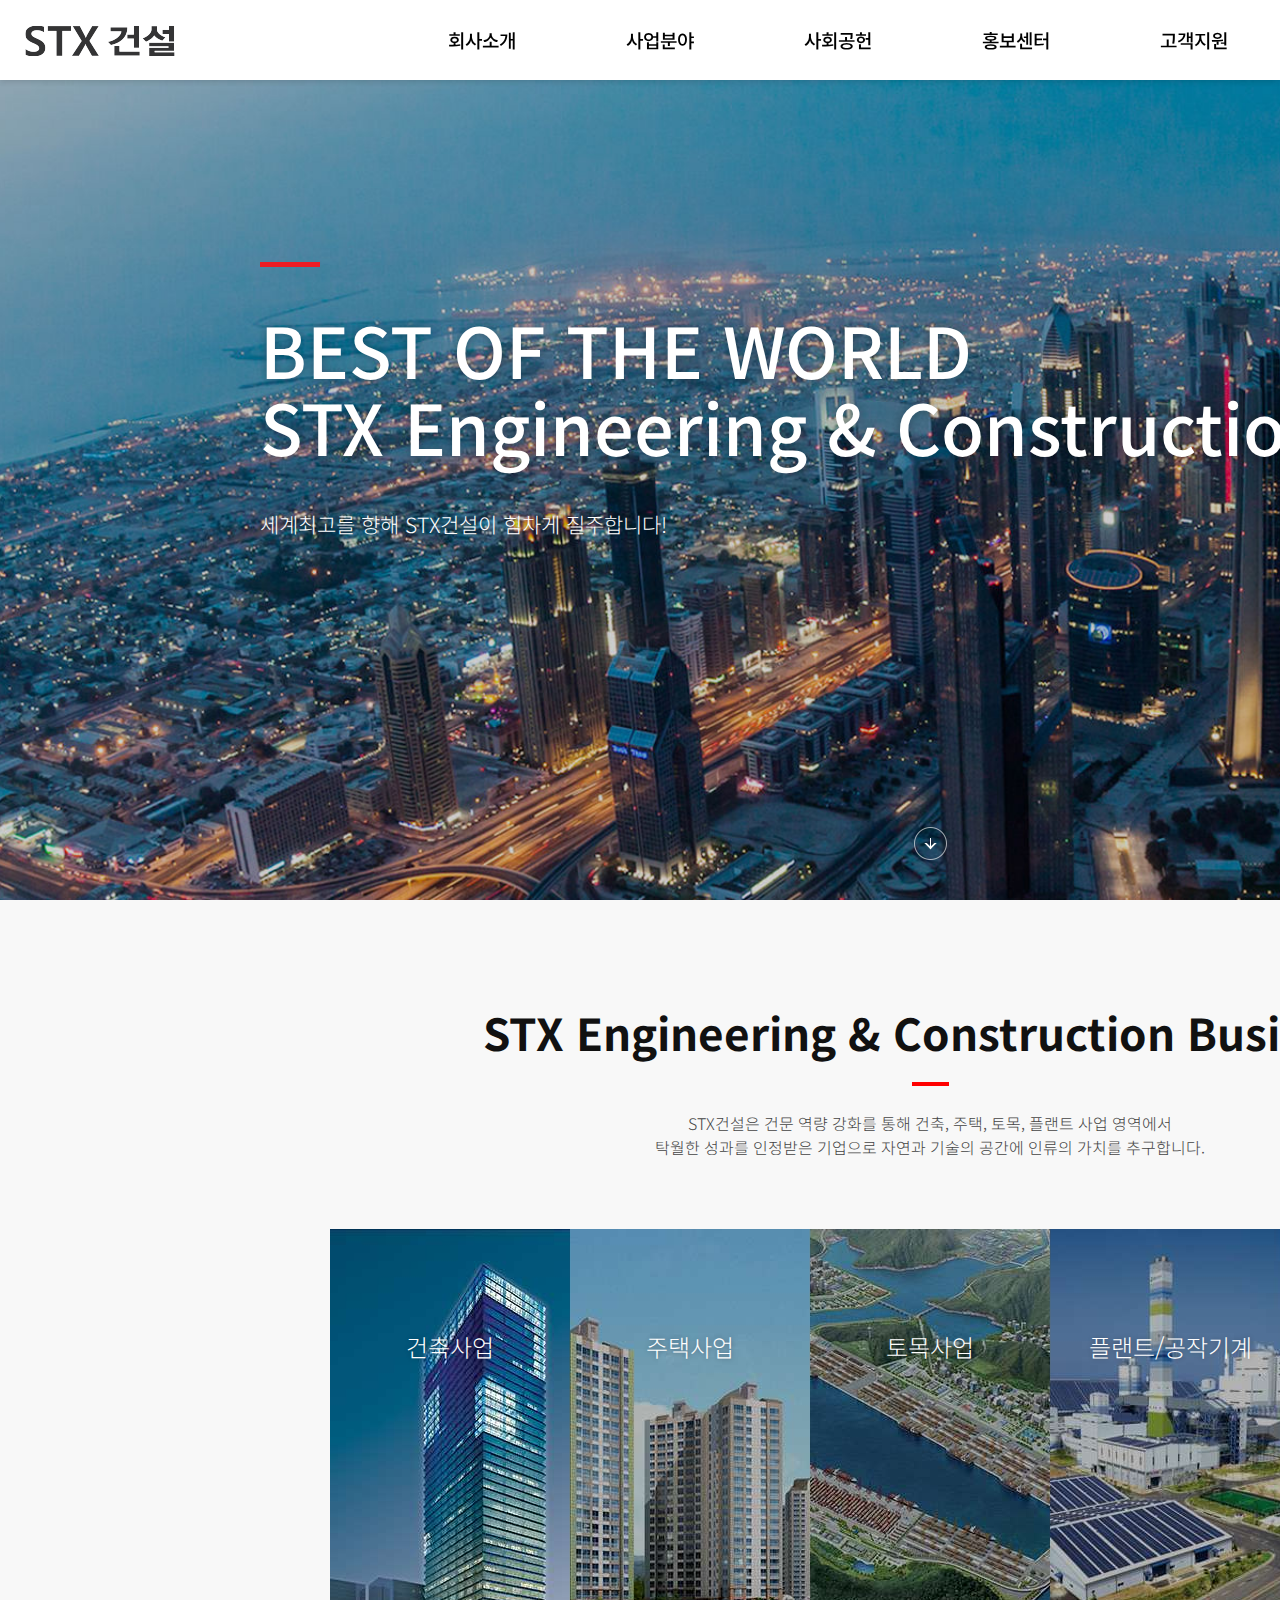
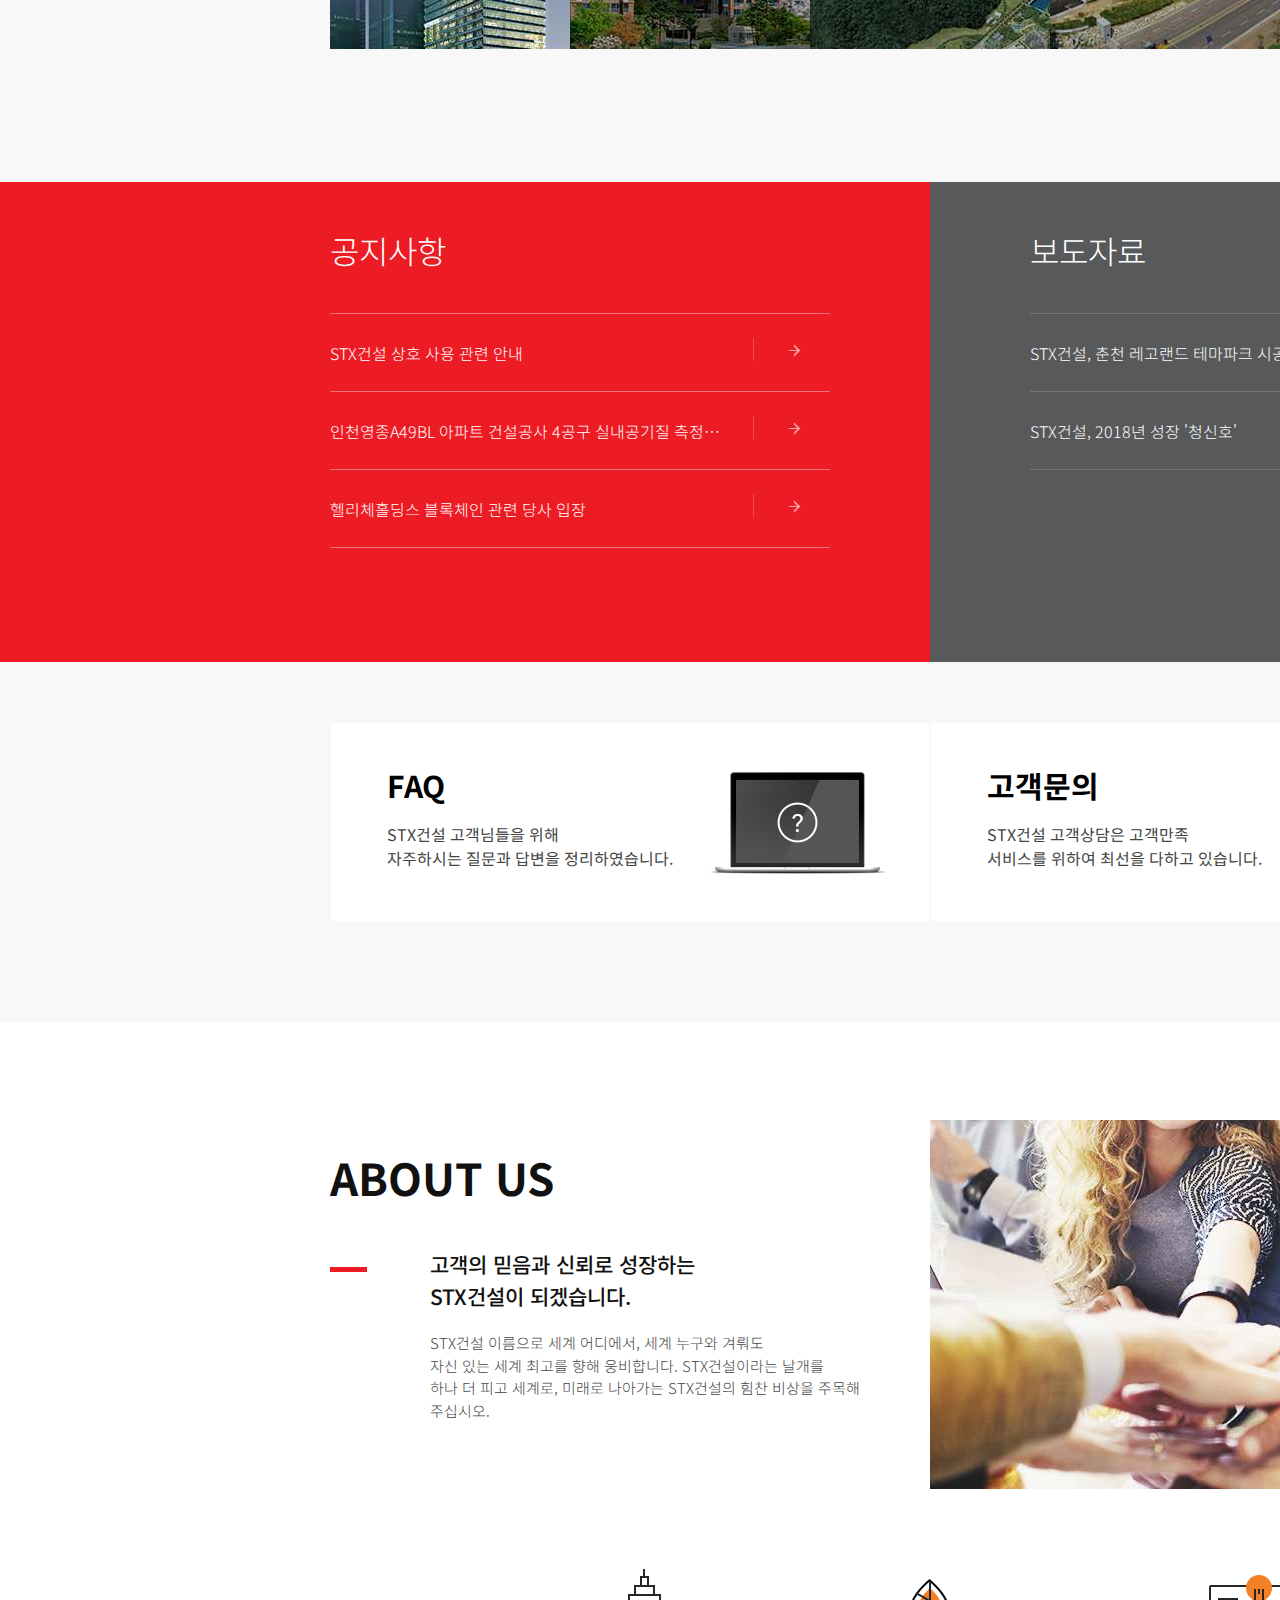
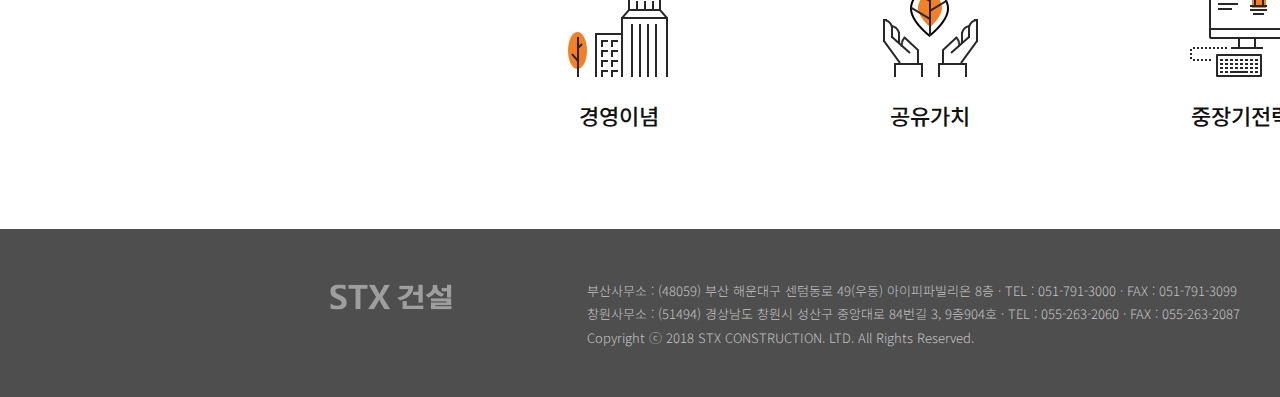
<file: index.html>
<!DOCTYPE html>
<html lang="ko">
<head>
  <meta charset="utf-8">
  <title>STX 건설</title>
  <link rel="stylesheet" href="./css/initial.min.css">
  <link rel="stylesheet" href="./css/common.css">
  <link rel="stylesheet" href="./css/main_page.css">
</head>
<body>
  <header id="header">
    <div class="inner">
      <h1>
        <a href="index.html">STX 건설</a>
      </h1>
      <nav id="gnb">
        <div class="gnb_wrap">
          <ul class="main_menu">
            <li>
              <a href="local.html">회사소개</a>
                <ul class="sub_menu">
                  <li><a href="local.html">인사말</a></li>
                  <li><a href="local.html">STX건설</a></li>
                  <li><a href="local.html">기업문화</a></li>
                  <li><a href="local.html">STX건설연혁</a></li>
                  <li><a href="local.html">조직안내</a></li>
                  <li><a href="local.html">윤리경영</a></li>
                  <li><a href="local.html">안전·환경·품질경영</a></li>
                  <li><a href="local.html">찾아오시는길</a></li>
                </ul>
            </li>
            <li>
              <a href="activity.html">사업분야</a>
              <ul class="sub_menu">
                <li><a href="activity.html">건축사업</a></li>
                <li><a href="activity.html">주택사업</a></li>
                <li><a href="activity.html">토목사업</a></li>
                <li><a href="activity.html">플랜트/공작기계사업</a></li>
                <li><a href="activity.html">해외사업</a></li>
              </ul>
            </li>
            <li>
              <a href="situation.html">사회공헌</a>
              <ul class="sub_menu">
                <li><a href="situation.html">나눔의생각</a></li>
                <li><a href="situation.html">주요활동분야</a></li>
                <li><a href="situation.html">활동현황</a></li>
              </ul>
            </li>
            <li>
              <a>홍보센터</a>
              <ul class="sub_menu">
                <li><a>홍보동영상</a></li>
                <li><a>홍보브로슈어</a></li>
                <li><a>STX건설뉴스</a></li>
              </ul>
            </li>
            <li>
              <a>고객지원</a>
              <ul class="sub_menu">
                <li><a>자주묻는질문</a></li>
                <li><a>고객문의</a></li>
              </ul>
            </li>
            <li>
              <a>채용정보</a>
              <ul class="sub_menu">
                <li><a>채용안내</a></li>
                <li><a>채용공고</a></li>
                <li><a>채용FAQ</a></li>
              </ul>
            </li>
          </ul>
          <div class="sub_menu_bg"></div>
        </div>
      </nav>
      <div class="lang">
        <a class="separation">ENG</a>
        <a class="lang_on">KOR</a>
      </div>
    </div>
  </header>
  <div id="container">
    <section class="section1">
      <div class="banner_text">
        <h2>BEST OF THE WORLD<br>STX Engineering & Construction<br>
          <span>세계최고를 향해 STX건설이 힘차게 질주합니다!</span>
        </h2>
      </div>
      <div class="scroll_btn"></div>
    </section>
    <section class="section2">
      <div class="inner">
        <h2>STX Engineering & Construction Business</h2>
        <p class="sub_title">STX건설은 건문 역량 강화를 통해 건축, 주택, 토목, 플랜트 사업 영역에서<br>탁월한 성과를 인정받은 기업으로 자연과 기술의 공간에 인류의 가치를 추구합니다.</p>
        <ul>
          <li class="list list_01">
            <a>
              <div class="list_title">건축사업</div>
              <div class="list_icon icon1"></div>
            </a>
          </li>
          <li class="list list_02">
            <a>
              <div class="list_title">주택사업</div>
              <div class="list_icon icon2"></div>
            </a>
          </li>
          <li class="list list_03">
            <a>
              <div class="list_title">토목사업</div>
              <div class="list_icon icon3"></div>
            </a>
          </li>
          <li class="list list_04">
            <a>
              <div class="list_title">플랜트/공작기계</div>
              <div class="list_icon icon4"></div>
            </a>
          </li>
          <li class="list list_05">
            <a>
              <div class="list_title">해외사업</div>
              <div class="list_icon icon5"></div>
            </a>
          </li>
        </ul>
      </div>
    </section>
    <section class="section3">
      <div class="items_wrap">
        <div class="items_left_wrap">
          <div class="items left">
            <h2>공지사항</h2>
            <ul>
              <li>
                <a>
                  <span>STX건설 상호 사용 관련 안내</span>
                  <div class="arrow_btn"></div>
                </a>
              </li>
              <li>
                <a>
                  <span>인천영종A49BL 아파트 건설공사 4공구 실내공기질 측정결과STX건설 상호 사용 관련 안내</span>
                  <div class="arrow_btn"></div>
                </a>
              </li>
              <li>
                <a>
                  <span>헬리체홀딩스 블록체인 관련 당사 입장</span>
                  <div class="arrow_btn"></div>
                </a>
              </li>
            </ul>
          </div>
        </div>
        <div class="items_right_wrap">
          <div class="items right">
            <h2>보도자료</h2>
            <ul>
              <li>
                <a>
                  <span>STX건설, 춘천 레고랜드 테마파크 시공사 ‘선정’</span>
                  <div class="arrow_btn"></div>
                </a>
              </li>
              <li>
                <a>
                  <span>STX건설, 2018년 성장 '청신호'</span>
                  <div class="arrow_btn"></div>
                </a>
              </li>
            </ul>
          </div>
        </div>
      </div>
    </section>
    <section class="section4">
      <ul class="inner">
        <li class="box faq">
          <a>
            <h3>FAQ</h3>
            <p>STX건설 고객님들을 위해<br>자주하시는 질문과 답변을 정리하였습니다.</p>
          </a>
        </li>
        <li class="box customer">
          <a>
            <h3>고객문의</h3>
            <p>STX건설 고객상담은 고객만족<br>서비스를 위하여 최선을 다하고 있습니다.</p>
          </a>
        </li>
      </ul>
    </section>
    <section class="section5">
      <div class="inner">
        <div class="box_wrap">
          <div class="box section_title">
            <h2>ABOUT US</h2>
            <p>고객의 믿음과 신뢰로 성장하는<br>STX건설이 되겠습니다.</p>
            <span>STX건설 이름으로 세계 어디에서, 세계 누구와 겨뤄도<br>자신 있는 세계 최고를 향해 웅비합니다. STX건설이라는 날개를<br> 하나 더 피고 세계로, 미래로 나아가는 STX건설의 힘찬 비상을 주목해<br>주십시오.</span>
          </div>
            <img src="./img/main/img_about.jpg" alt="믿음과 신뢰" class="box">
        </div>
        <div class="items_wrap">
          <ul>
            <li><a class="construction con1">경영이념</a></li>
            <li><a class="construction con2">공유가치</a></li>
            <li><a class="construction con3">중장기전략</a></li>
          </ul>
        </div>
      </div>
    </section>
  </div>
  <footer>
    <div class="inner">
      <div class="f_logo"><a>STX 건설</a></div>
      <div class="f_copy">
        <address>부산사무소 : (48059) 부산 해운대구 센텀동로 49(우동) 아이피파빌리온 8층 · TEL : <a href="tel:+82-051-791-3000">051-791-3000</a>  · FAX : <a href="fax:+82-051-791-3099">051-791-3099</a><br>창원사무소 : (51494) 경상남도 창원시 성산구 중앙대로 84번길 3, 9층904호 · TEL : <a href="tel:+82-055-263-2060">055-263-2060</a>  · FAX : <a href="fax:+82-055-263-2087">055-263-2087</a></address>
        <p class="copyright">Copyright ⓒ 2018 STX CONSTRUCTION. LTD. All Rights Reserved.</p>
      </div>
    </div>
    </footer>
</body>
</html>
</file>
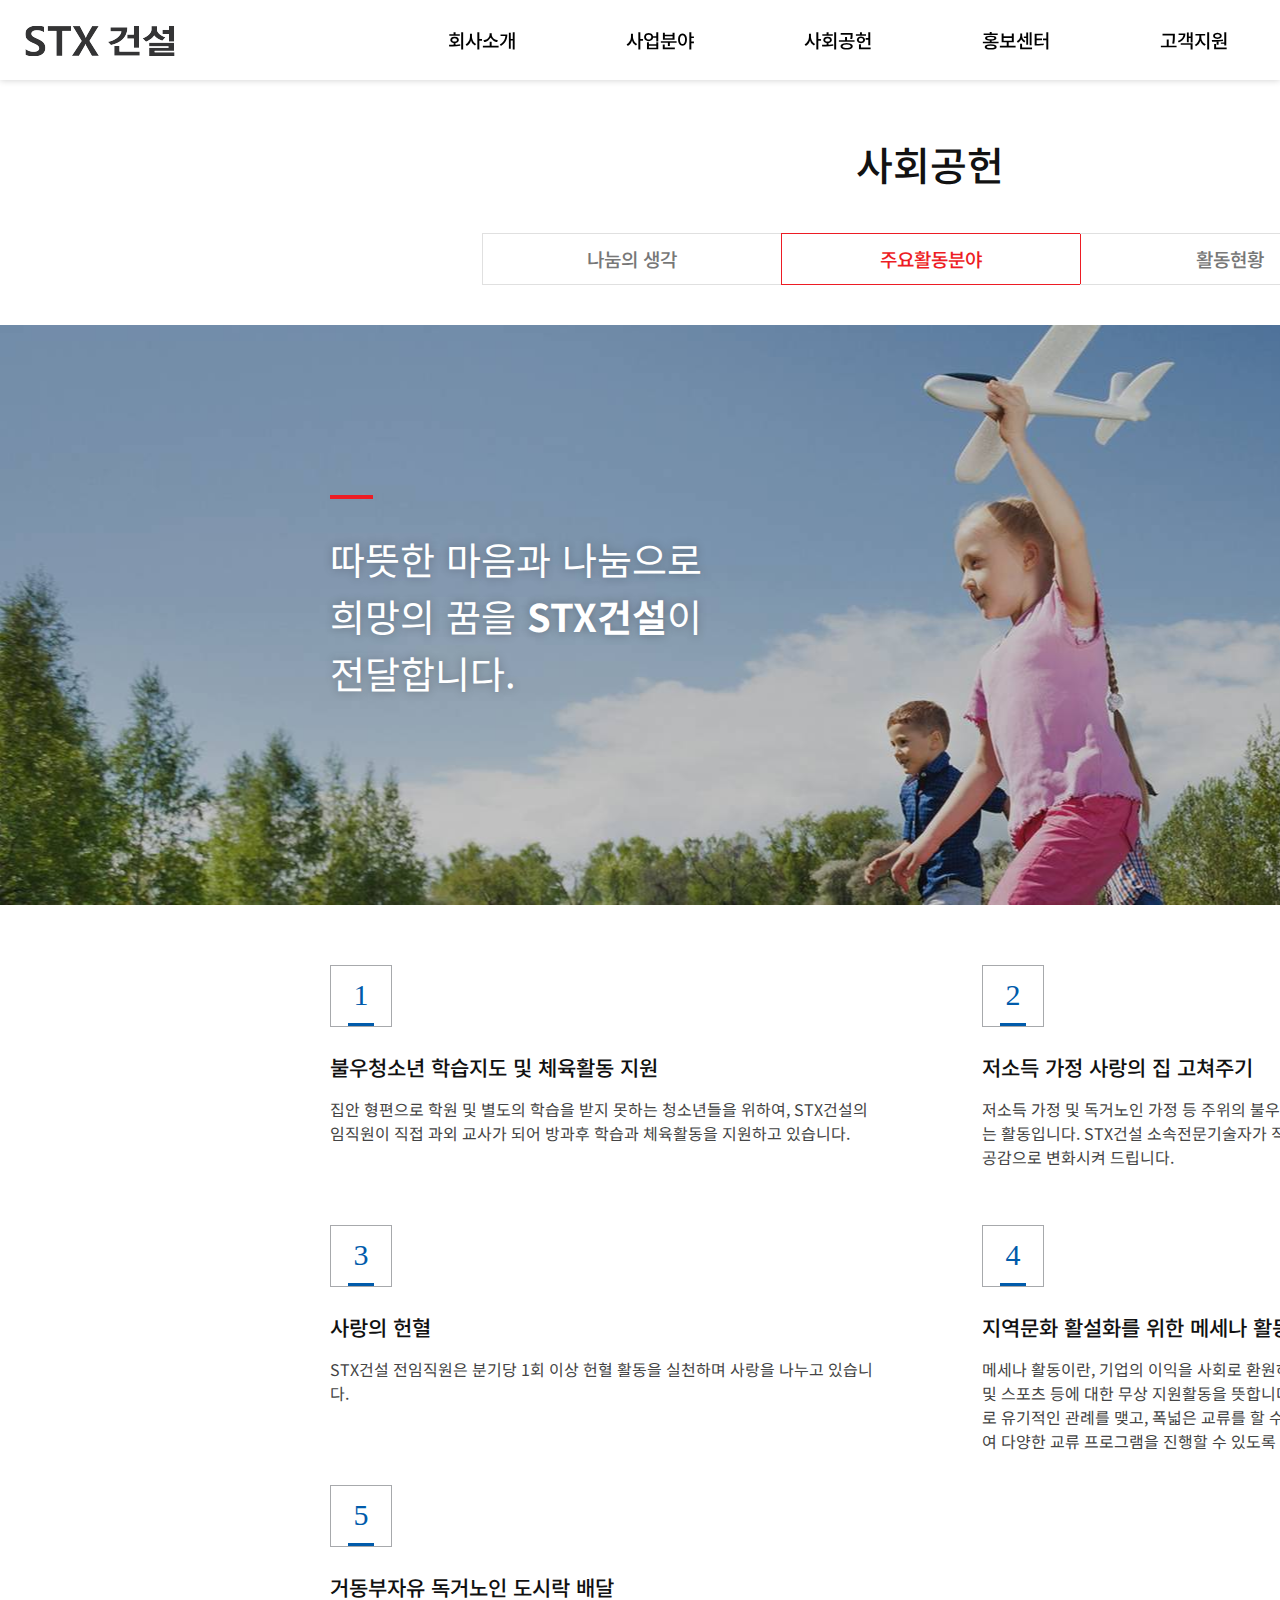
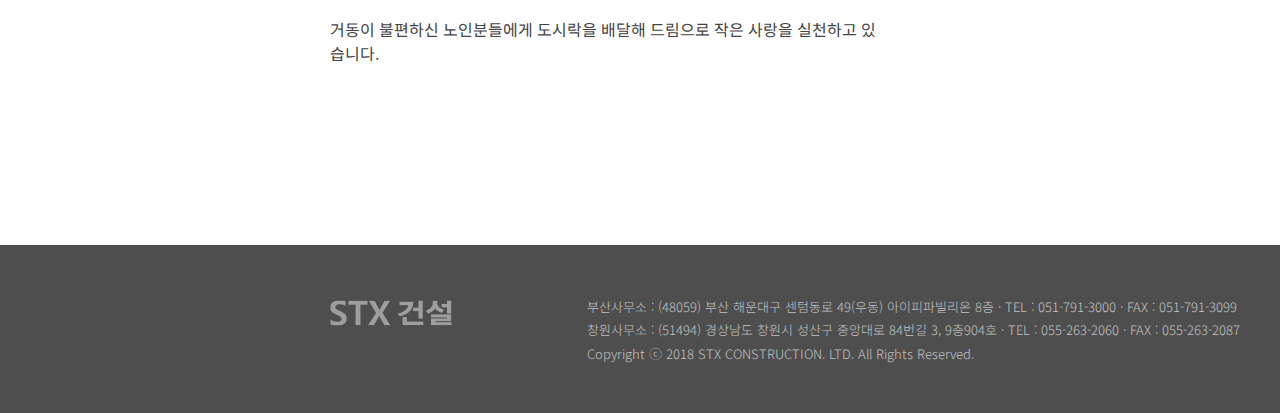
<file: activity.html>
<!DOCTYPE html>
<html lang="ko">
<head>
  <meta charset="utf-8">
  <title>STX 건설</title>
  <link rel="stylesheet" href="./css/initial.min.css">
  <link rel="stylesheet" href="./css/common.css">
  <link rel="stylesheet" href="./css/activity.css">
</head>
<body>
  <header id="header">
    <div class="inner">
      <h1>
        <a href="index.html">STX 건설</a>
      </h1>
      <nav id="gnb">
        <div class="gnb_wrap">
          <ul class="main_menu">
            <li>
              <a href="local.html">회사소개</a>
                <ul class="sub_menu">
                  <li><a href="local.html">인사말</a></li>
                  <li><a href="local.html">STX건설</a></li>
                  <li><a href="local.html">기업문화</a></li>
                  <li><a href="local.html">STX건설연혁</a></li>
                  <li><a href="local.html">조직안내</a></li>
                  <li><a href="local.html">윤리경영</a></li>
                  <li><a href="local.html">안전·환경·품질경영</a></li>
                  <li><a href="local.html">찾아오시는길</a></li>
                </ul>
            </li>
            <li>
              <a href="activity.html">사업분야</a>
              <ul class="sub_menu">
                <li><a href="activity.html">건축사업</a></li>
                <li><a href="activity.html">주택사업</a></li>
                <li><a href="activity.html">토목사업</a></li>
                <li><a href="activity.html">플랜트/공작기계사업</a></li>
                <li><a href="activity.html">해외사업</a></li>
              </ul>
            </li>
            <li>
              <a href="situation.html">사회공헌</a>
              <ul class="sub_menu">
                <li><a href="situation.html">나눔의생각</a></li>
                <li><a href="situation.html">주요활동분야</a></li>
                <li><a href="situation.html">활동현황</a></li>
              </ul>
            </li>
            <li>
              <a>홍보센터</a>
              <ul class="sub_menu">
                <li><a>홍보동영상</a></li>
                <li><a>홍보브로슈어</a></li>
                <li><a>STX건설뉴스</a></li>
              </ul>
            </li>
            <li>
              <a>고객지원</a>
              <ul class="sub_menu">
                <li><a>자주묻는질문</a></li>
                <li><a>고객문의</a></li>
              </ul>
            </li>
            <li>
              <a>채용정보</a>
              <ul class="sub_menu">
                <li><a>채용안내</a></li>
                <li><a>채용공고</a></li>
                <li><a>채용FAQ</a></li>
              </ul>
            </li>
          </ul>
          <div class="sub_menu_bg"></div>
        </div>
      </nav>
      <div class="lang">
        <a class="separation">ENG</a>
        <a class="lang_on">KOR</a>
      </div>
    </div>
  </header>
  <div id="container">
    <section class="page_title">
      <div class="inner">
        <h2>사회공헌</h2>
        <ul class="tab">
          <li><a href="local.html">나눔의 생각</a></li>
          <li class="on"><a>주요활동분야</a></li>
          <li><a href="situation.html">활동현황</a></li>
        </ul>
      </div>
    </section>
    <section class="banner">
      <div class="inner">
        <div class="banner_text">
          <h3>따뜻한 마음과 나눔으로<br>희망의 꿈을 <strong>STX건설</strong>이<br>전달합니다.</h3>
        </div>
      </div>
    </section>
    <section class="act_list">
      <ul class="inner">
        <li>
          <div class="list_num">
            <p>1</p>
          </div>
          <div class="list_title">
            <h4>불우청소년 학습지도 및 체육활동 지원</h4>
          </div>
          <div class="list_subtitle">
            집안 형편으로 학원 및 별도의 학습을 받지 못하는 청소년들을 위하여, STX건설의 임직원이 직접 과외 교사가 되어 방과후 학습과 체육활동을 지원하고 있습니다.
          </div>
        </li>
        <li>
          <div class="list_num">
            <p>2</p>
          </div>
          <div class="list_title">
            <h4>저소득 가정 사랑의 집 고쳐주기</h4>
          </div>
          <div class="list_subtitle">
            저소득 가정 및 독거노인 가정 등 주위의 불우한 이웃의 주거공간을 새롭게 꾸며주는 활동입니다. STX건설 소속전문기술자가 직접 도배와 장품을 시공하여, 사랑의 공감으로 변화시켜 드립니다.
          </div>
        </li>
        <li>
          <div class="list_num">
            <p>3</p>
          </div>
          <div class="list_title">
            <h4>사랑의 헌혈</h4>
          </div>
          <div class="list_subtitle">
            STX건설 전임직원은 분기당 1회 이상 헌혈 활동을 실천하며 사랑을 나누고 있습니다.
          </div>
        </li>
        <li>
          <div class="list_num">
            <p>4</p>
          </div>
          <div class="list_title">
            <h4>지역문화 활설화를 위한 메세나 활동</h4>
          </div>
          <div class="list_subtitle">
            메세나 활동이란, 기업의 이익을 사회로 환원하는 공익활동의 일환으로, 문화예술 및 스포츠 등에 대한 무상 지원활동을 뜻합니다. STX건설은, 기업과 예술단체가 서로 유기적인 관례를 맺고, 폭넓은 교류를 할 수 있도록 실질적인 파드너쉽을 형성하여 다양한 교류 프로그램을 진행할 수 있도록 각종 지원을 아끼지 않고 있습니다.
          </div>
        </li>
        <li>
          <div class="list_num">
            <p>5</p>
          </div>
          <div class="list_title">
            <h4>거동부자유 독거노인 도시락 배달</h4>
          </div>
          <div class="list_subtitle">
            거동이 불편하신 노인분들에게 도시락을 배달해 드림으로 작은 사랑을 실천하고 있습니다.
          </div>
        </li>
      </ul>
    </section>
    </div>
  <footer>
    <div class="inner">
      <div class="f_logo"><a>STX 건설</a></div>
      <div class="f_copy">
        <address>부산사무소 : (48059) 부산 해운대구 센텀동로 49(우동) 아이피파빌리온 8층 · TEL : <a href="tel:+82-051-791-3000">051-791-3000</a>  · FAX : <a href="fax:+82-051-791-3099">051-791-3099</a><br>창원사무소 : (51494) 경상남도 창원시 성산구 중앙대로 84번길 3, 9층904호 · TEL : <a href="tel:+82-055-263-2060">055-263-2060</a>  · FAX : <a href="fax:+82-055-263-2087">055-263-2087</a></address>
        <p class="copyright">Copyright ⓒ 2018 STX CONSTRUCTION. LTD. All Rights Reserved.</p>
      </div>
    </div>
    </footer>
</body>
</html>
</file>
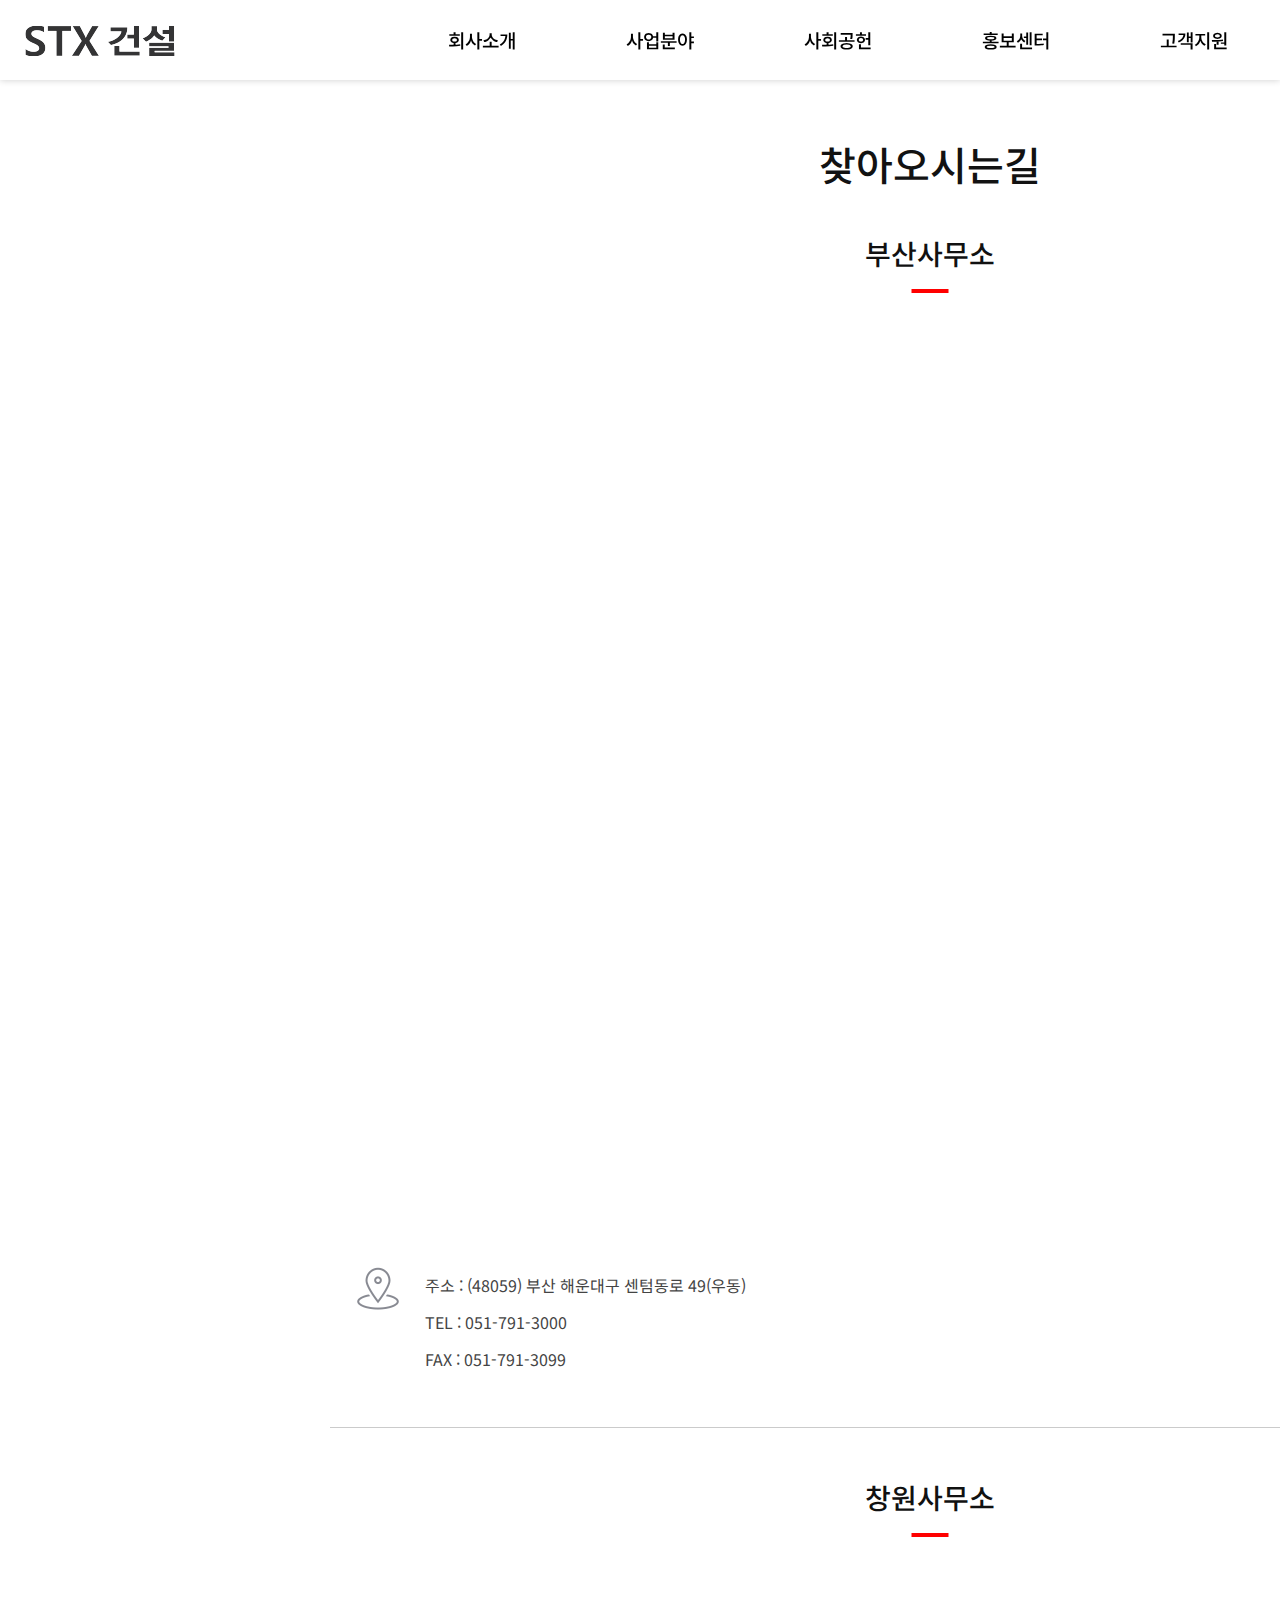
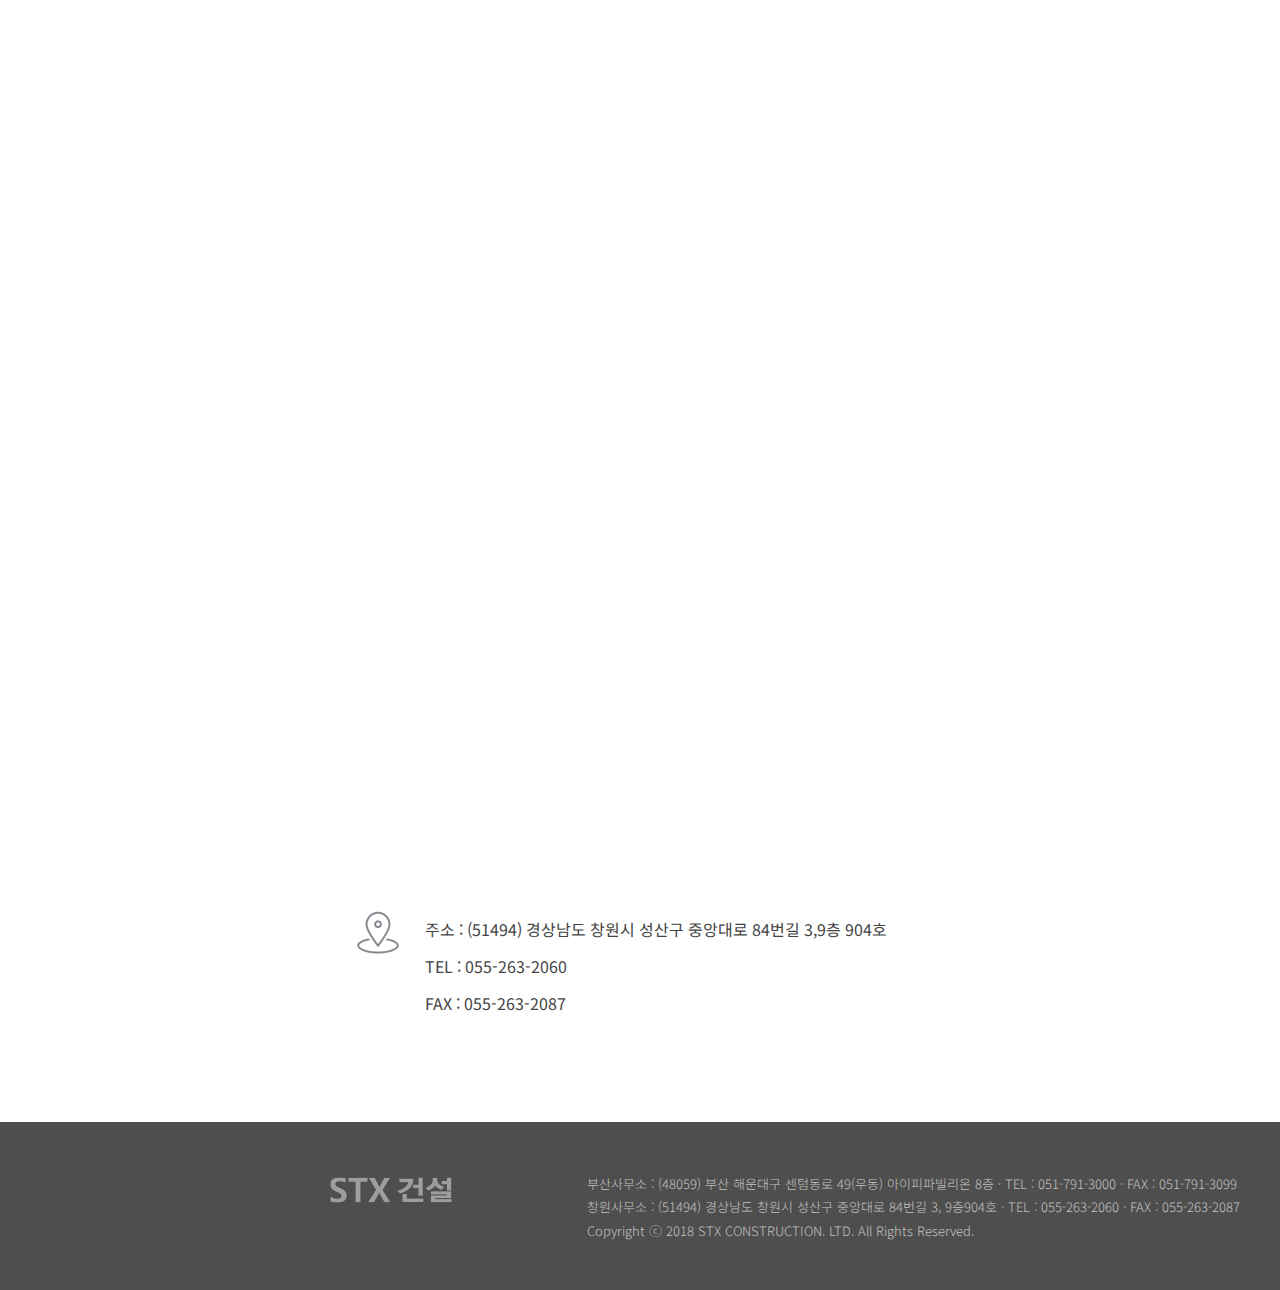
<file: local.html>
<!DOCTYPE html>
<html lang="ko">
<head>
  <meta charset="utf-8">
  <title>STX 건설</title>
  <link rel="stylesheet" href="./css/initial.min.css">
  <link rel="stylesheet" href="./css/common.css">
  <link rel="stylesheet" href="./css/local.css">
</head>
<body>
  <header id="header">
    <div class="inner">
      <h1>
        <a href="index.html">STX 건설</a>
      </h1>
      <nav id="gnb">
        <div class="gnb_wrap">
          <ul class="main_menu">
            <li>
              <a href="local.html">회사소개</a>
                <ul class="sub_menu">
                  <li><a href="local.html">인사말</a></li>
                  <li><a href="local.html">STX건설</a></li>
                  <li><a href="local.html">기업문화</a></li>
                  <li><a href="local.html">STX건설연혁</a></li>
                  <li><a href="local.html">조직안내</a></li>
                  <li><a href="local.html">윤리경영</a></li>
                  <li><a href="local.html">안전·환경·품질경영</a></li>
                  <li><a href="local.html">찾아오시는길</a></li>
                </ul>
            </li>
            <li>
              <a href="activity.html">사업분야</a>
              <ul class="sub_menu">
                <li><a href="activity.html">건축사업</a></li>
                <li><a href="activity.html">주택사업</a></li>
                <li><a href="activity.html">토목사업</a></li>
                <li><a href="activity.html">플랜트/공작기계사업</a></li>
                <li><a href="activity.html">해외사업</a></li>
              </ul>
            </li>
            <li>
              <a href="situation.html">사회공헌</a>
              <ul class="sub_menu">
                <li><a href="situation.html">나눔의생각</a></li>
                <li><a href="situation.html">주요활동분야</a></li>
                <li><a href="situation.html">활동현황</a></li>
              </ul>
            </li>
            <li>
              <a>홍보센터</a>
              <ul class="sub_menu">
                <li><a>홍보동영상</a></li>
                <li><a>홍보브로슈어</a></li>
                <li><a>STX건설뉴스</a></li>
              </ul>
            </li>
            <li>
              <a>고객지원</a>
              <ul class="sub_menu">
                <li><a>자주묻는질문</a></li>
                <li><a>고객문의</a></li>
              </ul>
            </li>
            <li>
              <a>채용정보</a>
              <ul class="sub_menu">
                <li><a>채용안내</a></li>
                <li><a>채용공고</a></li>
                <li><a>채용FAQ</a></li>
              </ul>
            </li>
          </ul>
          <div class="sub_menu_bg"></div>
        </div>
      </nav>
      <div class="lang">
        <a class="separation">ENG</a>
        <a class="lang_on">KOR</a>
      </div>
    </div>
  </header>
  <div id="container">
    <section class="inner">
      <h2>찾아오시는길</h2>
      <div class="local">
        <div class="sub_title">부산사무소</div>
        <iframe src="https://www.google.com/maps/embed?pb=!1m18!1m12!1m3!1d3261.3281577977978!2d129.12809891524486!3d35.173372680315765!2m3!1f0!2f0!3f0!3m2!1i1024!2i768!4f13.1!3m3!1m2!1s0x356892c1c7e11781%3A0x3ef2e41ba221f0c8!2z67aA7IKw6rSR7Jet7IucIO2VtOyatOuMgOq1rCDsmrDrj5kg7IS87YWA64-Z66GcIDQ5!5e0!3m2!1sko!2skr!4v1621473200290!5m2!1sko!2skr" width="1200" height="900" style="border:0;" allowfullscreen="" loading="lazy" class="map01"></iframe>
        <div class="box_wrap">
          <div class="box icon">
            <img src="./img/local/icon_pin.png" alt="GPS 아이콘">
          </div>
          <address class="box">
            주소 : (48059) 부산 해운대구 센텀동로 49(우동)<br>TEL : <a href="tel:+82-051-791-3000">051-791-3000</a><br>FAX : <a href="fax:+82-051-791-3099">051-791-3099</a>
          </address>
          <div class="box right">
            <a class="btn">다운로드</a>
            <a class="btn">인쇄하기</a>
          </div>
        </div>
      </div>
      <div class="local local_bottom">
        <div class="sub_title">창원사무소</div>
        <iframe src="https://www.google.com/maps/embed?pb=!1m18!1m12!1m3!1d3259.3712674462317!2d128.67751371552197!3d35.22212686262005!2m3!1f0!2f0!3f0!3m2!1i1024!2i768!4f13.1!3m3!1m2!1s0x3568cce5d24dc5b1%3A0x3fb9bc5f39db7dd8!2z6rK97IOB64Ko64-EIOywveybkOyLnCDshLHsgrDqtawg7KSR7JWZ64-ZIOykkeyVmeuMgOuhnDg067KI6ri4IDM!5e0!3m2!1sko!2skr!4v1621473329099!5m2!1sko!2skr" width="1200" height="900" style="border:0;" allowfullscreen="" loading="lazy" class="map02"></iframe>
        <div class="box_wrap">
          <div class="box icon">
            <img src="./img/local/icon_pin.png" alt="GPS 아이콘">
          </div>
          <address class="box">
            주소 : (51494) 경상남도 창원시 성산구 중앙대로 84번길 3,9층 904호<br>TEL : <a href="tel:+82-055-263-2060">055-263-2060</a><br>FAX : <a href="fax:+82-055-263-2087">055-263-2087</a>
          </address>
          <div class="box right">
            <a class="btn">다운로드</a>
            <a class="btn">인쇄하기</a>
          </div>
        </div>
      </div>
    </section>
  </div>
  <footer>
    <div class="inner">
      <div class="f_logo"><a>STX 건설</a></div>
      <div class="f_copy">
        <address>부산사무소 : (48059) 부산 해운대구 센텀동로 49(우동) 아이피파빌리온 8층 · TEL : <a href="tel:+82-051-791-3000">051-791-3000</a>  · FAX : <a href="fax:+82-051-791-3099">051-791-3099</a><br>창원사무소 : (51494) 경상남도 창원시 성산구 중앙대로 84번길 3, 9층904호 · TEL : <a href="tel:+82-055-263-2060">055-263-2060</a>  · FAX : <a href="fax:+82-055-263-2087">055-263-2087</a></address>
        <p class="copyright">Copyright ⓒ 2018 STX CONSTRUCTION. LTD. All Rights Reserved.</p>
      </div>
    </div>
    </footer>
</body>
</html>
</file>
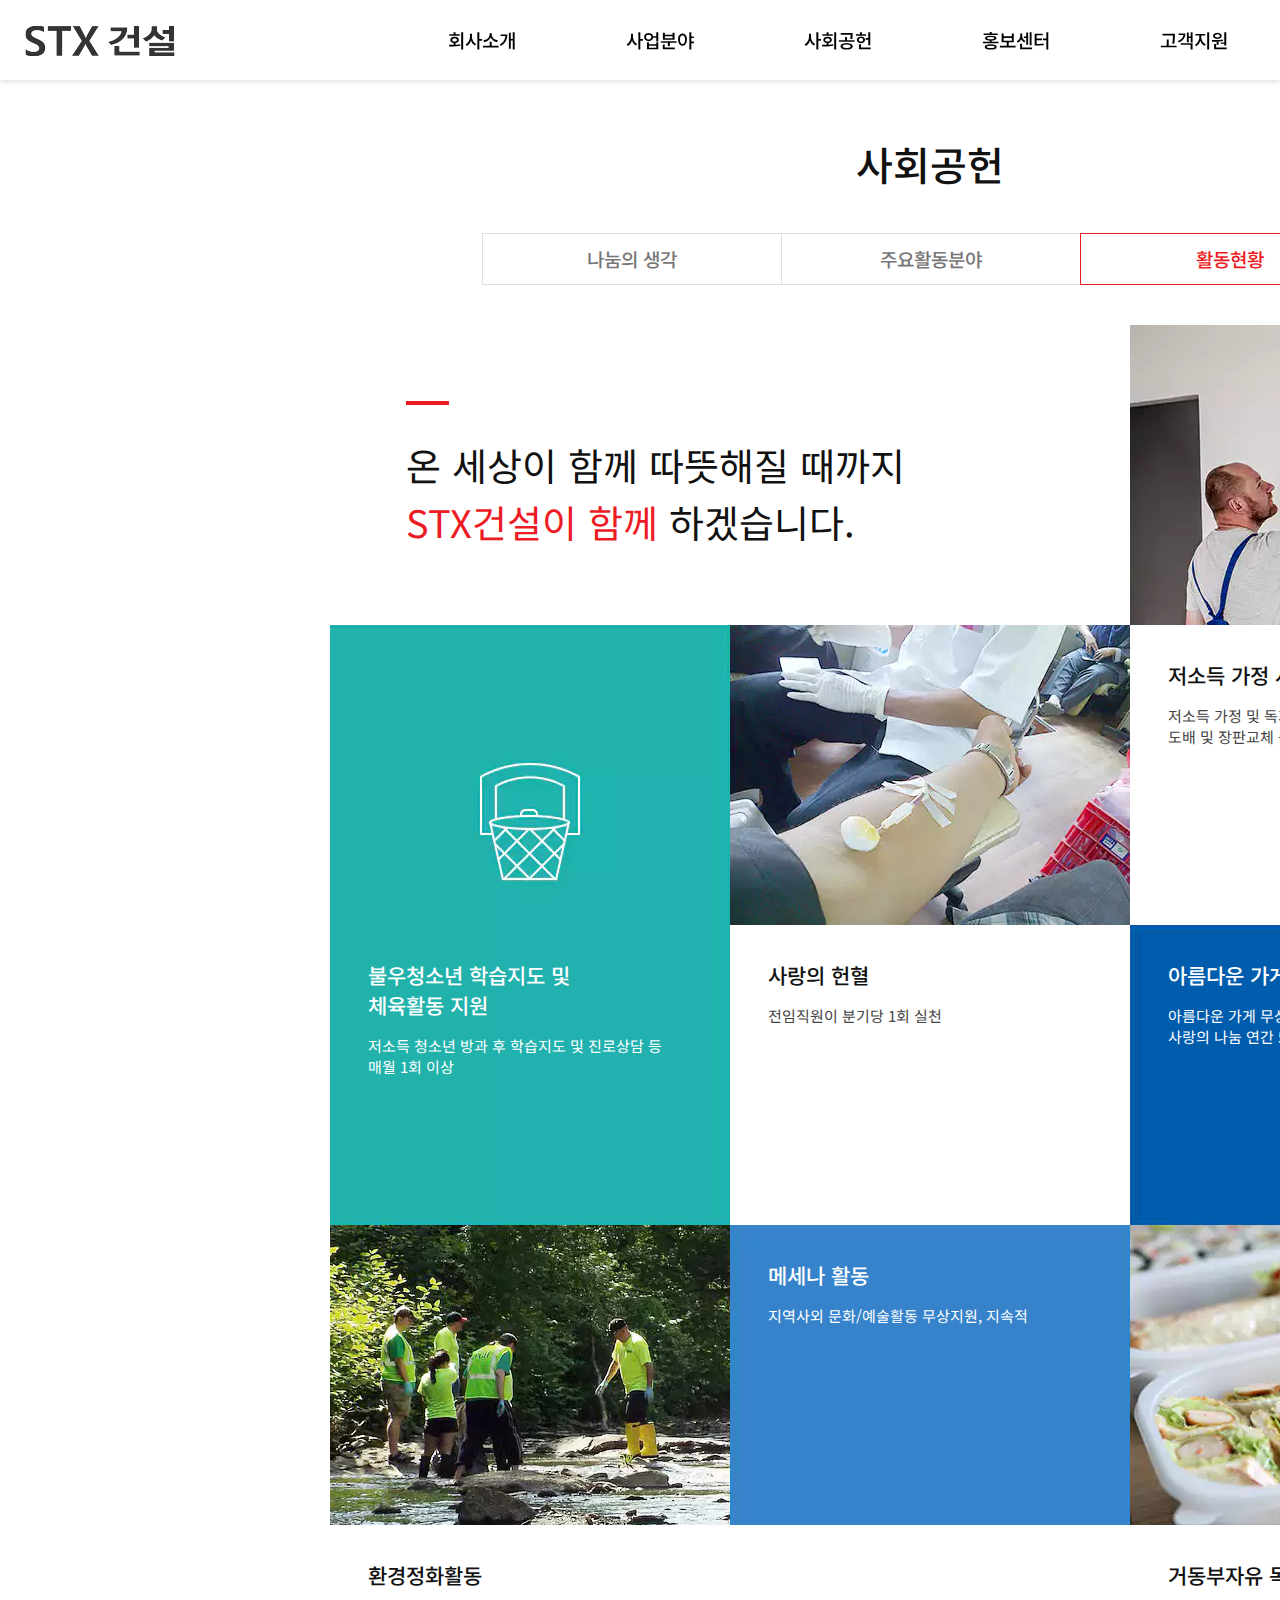
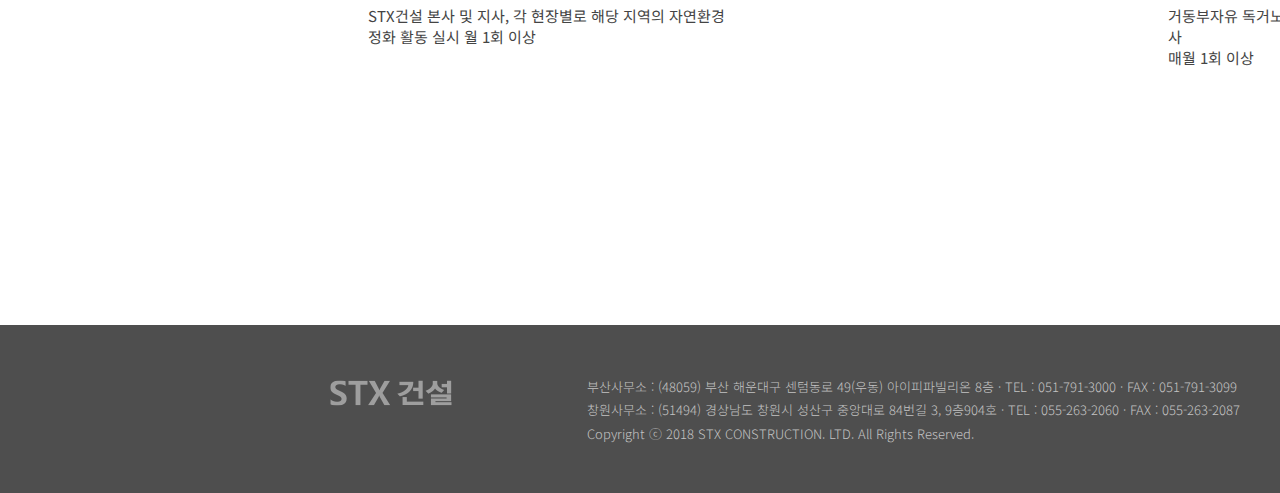
<file: situation.html>
<!DOCTYPE html>
<html lang="ko">
<head>
  <meta charset="utf-8">
  <title>STX 건설</title>
  <link rel="stylesheet" href="./css/initial.min.css">
  <link rel="stylesheet" href="./css/common.css">
  <link rel="stylesheet" href="./css/situation.css">
</head>
<body>
  <header id="header">
    <div class="inner">
      <h1>
        <a href="index.html">STX 건설</a>
      </h1>
      <nav id="gnb">
        <div class="gnb_wrap">
          <ul class="main_menu">
            <li>
              <a href="local.html">회사소개</a>
                <ul class="sub_menu">
                  <li><a href="local.html">인사말</a></li>
                  <li><a href="local.html">STX건설</a></li>
                  <li><a href="local.html">기업문화</a></li>
                  <li><a href="local.html">STX건설연혁</a></li>
                  <li><a href="local.html">조직안내</a></li>
                  <li><a href="local.html">윤리경영</a></li>
                  <li><a href="local.html">안전·환경·품질경영</a></li>
                  <li><a href="local.html">찾아오시는길</a></li>
                </ul>
            </li>
            <li>
              <a href="activity.html">사업분야</a>
              <ul class="sub_menu">
                <li><a href="activity.html">건축사업</a></li>
                <li><a href="activity.html">주택사업</a></li>
                <li><a href="activity.html">토목사업</a></li>
                <li><a href="activity.html">플랜트/공작기계사업</a></li>
                <li><a href="activity.html">해외사업</a></li>
              </ul>
            </li>
            <li>
              <a href="situation.html">사회공헌</a>
              <ul class="sub_menu">
                <li><a href="situation.html">나눔의생각</a></li>
                <li><a href="situation.html">주요활동분야</a></li>
                <li><a href="situation.html">활동현황</a></li>
              </ul>
            </li>
            <li>
              <a>홍보센터</a>
              <ul class="sub_menu">
                <li><a>홍보동영상</a></li>
                <li><a>홍보브로슈어</a></li>
                <li><a>STX건설뉴스</a></li>
              </ul>
            </li>
            <li>
              <a>고객지원</a>
              <ul class="sub_menu">
                <li><a>자주묻는질문</a></li>
                <li><a>고객문의</a></li>
              </ul>
            </li>
            <li>
              <a>채용정보</a>
              <ul class="sub_menu">
                <li><a>채용안내</a></li>
                <li><a>채용공고</a></li>
                <li><a>채용FAQ</a></li>
              </ul>
            </li>
          </ul>
          <div class="sub_menu_bg"></div>
        </div>
      </nav>
      <div class="lang">
        <a class="separation">ENG</a>
        <a class="lang_on">KOR</a>
      </div>
    </div>
  </header>
  <div id="container">
    <section class="page_title">
      <div class="inner">
        <h2>사회공헌</h2>
        <ul class="tab">
          <li><a href="local.html">나눔의 생각</a></li>
          <li><a href="activity.html">주요활동분야</a></li>
          <li class="on"><a>활동현황</a></li>
        </ul>
      </div>
    </section>
    <section>
      <div class="inner">
        <table>
          <tr>
            <td colspan="2" class="table_title"><h3>온 세상이 함께 따뜻해질 때까지<br><span>STX건설이 함께</span> 하겠습니다.</h3></td>
            <td></td>
          </tr>
          <tr>
            <td></td>
            <td></td>
            <td>
              <p class="item_title">저소득 가정 사랑의 집 고쳐주기</p>
              <p class="item_subtitle">저소득 가정 및 독거노인 가정 등 불우이웃 주거미화봉사,<br>도배 및 장판교체 등 분기당 2세대 이상</p></td>
          </tr>
          <tr>
            <td>
              <p class="item_title text_white">불우청소년 학습지도 및<br>체육활동 지원</p>
              <p class="item_subtitle text_white">저소득 청소년 방과 후 학습지도 및 진로상담 등<br>매월 1회 이상</p>
            </td>
            <td>
              <p class="item_title">사랑의 헌혈</p>
              <p class="item_subtitle">전임직원이 분기당 1회 실천</p>
            </td>
            <td>
              <p class="item_title text_white">아름다운 가게 후원</p>
              <p class="item_subtitle text_white">아름다운 가게 무상 기부 및 지원, 판매 봉사를 통한<br>사랑의 나눔 연간 5회 이상</p>
            </td>
          </tr>
          <tr>
            <td></td>
            <td>
              <p class="item_title text_white">메세나 활동</p>
              <p class="item_subtitle text_white">지역사외 문화/예술활동 무상지원, 지속적</p>
            </td>
            <td></td>
          </tr>
          <tr>
            <td>
              <p class="item_title">환경정화활동</p>
              <p class="item_subtitle">STX건설 본사 및 지사, 각 현장별로 해당 지역의 자연환경<br>정화 활동 실시 월 1회 이상</p>
            </td>
            <td></td>
            <td>
              <p class="item_title">거동부자유 독거노인 도시락 배달</p>
              <p class="item_subtitle">거동부자유 독거노인 세대 점심도시락 배달 및 설거지 봉사<br>매월 1회 이상</p>
            </td>
          </tr>
        </table>
      </div>
    </section>
    </div>
  <footer>
    <div class="inner">
      <div class="f_logo"><a>STX 건설</a></div>
      <div class="f_copy">
        <address>부산사무소 : (48059) 부산 해운대구 센텀동로 49(우동) 아이피파빌리온 8층 · TEL : <a href="tel:+82-051-791-3000">051-791-3000</a>  · FAX : <a href="fax:+82-051-791-3099">051-791-3099</a><br>창원사무소 : (51494) 경상남도 창원시 성산구 중앙대로 84번길 3, 9층904호 · TEL : <a href="tel:+82-055-263-2060">055-263-2060</a>  · FAX : <a href="fax:+82-055-263-2087">055-263-2087</a></address>
        <p class="copyright">Copyright ⓒ 2018 STX CONSTRUCTION. LTD. All Rights Reserved.</p>
      </div>
    </div>
    </footer>
</body>
</html>
</file>
<file: css/common.css>
@charset "utf-8";
@import url('https://fonts.googleapis.com/css2?family=Noto+Sans+KR:wght@300;400;500;700&display=swap');
*{ padding: 0; margin: 0; }
ul,ol{ list-style: none; }
a{ text-decoration: none; cursor: pointer; }

body, #container, footer{
  min-width: 1860px;
}

body{
  width: 100%;
  height: 100%;
  line-height: normal;
  font-family: 'Noto Sans KR', sans-serif;
}

/* 헤더 공통 영역 */
#header{
  position: fixed;
  top: 0px;
  width: 100%;
  height: 80px;
  background: #fff;
  z-index: 100;
  box-shadow: 0px 0px 7px 0px rgba(0, 0, 0, 0.2);
}

#header .inner{
  position: relative;
  margin: 0 auto;
  width: 1860px;
  overflow: visible;
}

h1{
  position: absolute;
  left: 25px;
  top: 20px;
  font-size: 0px;
}
h1 a{
  display: inline-block;
  width: 150px;
  height: 39px;
  background: url('../img/common/logo.png') no-repeat;
}

#gnb{
  height: 80px;
  text-align: center;
}
#gnb .gnb_wrap{
  height: 80px;
  display: inline-block;
}
#gnb .main_menu{
  overflow: hidden;
  display: inline-block;
  text-align: left;
}
#gnb .main_menu > li{
  float: left;
  width: 178px;
}
#gnb .main_menu > li:last-child {
    width: 75px;
}
#gnb .main_menu > li > a{
  color: #000;
  font-size: 19px;
  font-weight: 500;
  line-height: 80px;
}
#gnb .main_menu > li > a:hover{
  color: #ed1c24;
}

/* 서브 메뉴 */
#gnb .gnb_wrap:hover .sub_menu, #gnb .gnb_wrap:hover .sub_menu_bg{
  height: 330px;
}
#gnb .sub_menu{
  position: relative;
  padding-top: 35px;
  height: 0;
  z-index: 10;
  box-sizing: border-box;
  transition: height .2s;
}

#gnb .sub_menu a{
  color: #fff;
  font-size: 15px;
  line-height: 29px;
}
.sub_menu_bg{
  position: fixed;
  top: 80px;
  left:0;
  width: 100vw;
  height: 330px;
  background: rgba(0, 0, 0, 0.6);
  height: 0;
  transition: height .2s;
}

/* 언어 선택 */
.lang{
  position: absolute;
  top: 26px;
  right: 30px;
}
.lang a{
  padding: 0 10px;
  color: #888;
  font-size: 15px;
  font-weight: 500;
}
.separation{
  position: relative;
}
.separation:after{
  content: '';
  position: absolute;
  top: 6px;
  right: -2px;
  width: 1px;
  height: 11px;
  background: #999;
}
.lang .lang_on{
  color: #000;
}
/* 헤더 공통 영역 끝 */
/* 컨테이너 공통, 섹션 */
#container{
  position: relative;
  padding-top: 80px;
}
.inner{
  overflow: hidden;
  width: 1200px;
  margin: 0 auto;
}
/* 푸터 */
footer{
  height: 168px;
  color: #c3c3c3;
  font-weight: 300;
  background: #4e4e4e;
}
footer .inner{
  padding-top: 50px;
}
footer .f_logo a{
  display: inline-block;
  float: left;
  margin-top: 5px;
  width: 122px;
  height: 26px;
  font-size: 0;
  background: url('../img/common/logo_footer.png') no-repeat;
}
footer .f_copy{
  float: left;
  margin-left: 135px;
  text-align: left;
  font-size: 13px;
}
footer .copyright{
  margin-top: 2px;
}
footer address{
  color: #c3c3c3;
  font-style: normal;
  line-height: 1.8;
}
footer a{
  color: #c3c3c3;
}
/* 푸터 끝 */
</file>
<file: css/main_page.css>
@charset "utf-8";
/* 섹션1, 메인배너 */
.section1{
  position: relative;
  width: 100%;
  height: calc( 100vh - 80px );
  background-image: url('../img/main/img_visual01.jpg');
  background-attachment: fixed;
  background-size: cover;
  background-position: center;
}
.section1 .banner_text h2{
  display: inline-block;
  position: relative;
  top: 230px;
  left: 14%;
  color: #fff;
  font-size: 70px;
  font-weight: 500;
  text-shadow: 0 0 10px rgba( 0, 0, 0, 0.3 );
  line-height: 1.1;
}
.section1 .banner_text h2:before{
  content: '';
  position: absolute;
  left: 0px;
  top: -48px;
  width: 60px;
  height: 5px;
  background: #ed1c24;
}
.section1 .banner_text span{
  font-size: 21px;
  font-weight: 300;
  margin-top: 42px;
}
.section1 .scroll_btn{
  position: absolute;
  left: 50%;
  bottom: 40px;
  width: 33px;
  height: 33px;
  background: url('../img/main/bg_common.png') no-repeat;
  background-position: -122px 0;
  transform: translateX(calc(-50% + 0.5px));
}
.section1 .scroll_btn:hover{
  cursor: pointer;
}
/* 섹션1, 메인배너 끝 */
/* 섹션2 */
.section2{
  position: relative;
  padding: 100px 0 133px;
  text-align: center;
  background-color: #f8f8f8;
}
.section2 h2{
  position: relative;
  padding-bottom: 22px;
  color: #111;
  font-size: 44px;
  font-weight: 700;
}
.section2 h2:after{
  content: '';
  position: absolute;
  left: 50%;
  bottom: 0px;
  width: 37px;
  height: 4px;
  background: #ff0000;
  transform: translateX(calc( -50% + 0.5px));
}
.section2 .sub_title{
  margin-top: 25px;
  color: #444;
  font-weight: 300;
  line-height: normal;
}
.section2 ul{
  display: flex;
  justify-content: center;
  margin: 70px auto 0;
}
.section2 .list{
  position: relative;
  width: 240px;
  height: 420px;
  background: #f48025;
  background: url('../img/main/img_business.jpg') no-repeat;
  transition: opacity .2s;
}
.section2 .list.list_01{
  background-position: 0 0;
}
.section2 .list.list_02{
  background-position: -240px 0;
}
.section2 .list.list_03{
  background-position: -480px 0;
}
.section2 .list.list_04{
  background-position: -720px 0;
}
.section2 .list.list_05{
  background-position: -960px 0;
}



.section2 ul li a{
  color: #fff;
  font-size: 24px;
  font-weight: 300;
}
.section2 ul li a:before{
  opacity: 0;
  content: '';
  position: absolute;
  top: 0;
  left: 0;
  width: 100%;
  height: 100%;
  background-color: #f48025;
  transition: opacity .2s;
}
.section2 ul li a .list_title{
  position: relative;
  padding-top: 100px;
  text-shadow: 0 0 5px rgba( 0, 0, 0, 0.3 );
  transition: text-shadow .2s;
  z-index: 10;
}
.section2 ul li:hover a .list_title{
  text-shadow: 0 0 0 rgba( 0, 0, 0, 0 );
}
.section2 .list_icon{
  opacity: 0;
  position: relative;
  display: inline-block;
  top: 80px;
  width: 100%;
  background-image: url('../img/main/bg_common.png');
  background-repeat: no-repeat;
  transition: opacity .2s;
}
.section2 .list_icon.icon1{
  width: 123px;
  height: 112px;
  background-position: -168px 0px;
}
.section2 .list_icon.icon2{
  width: 123px;
  height: 112px;
  background-position: -301px 0px;
}
.section2 .list_icon.icon3{
  width: 130px;
  height: 106px;
  background-position: 0px -122px;
}
.section2 .list_icon.icon4{
  width: 130px;
  height: 111px;
  background-position: -140px -122px;
}
.section2 .list_icon.icon5{
  width: 103px;
  height: 103px;
  background-position: -280px -122px;
}
.section2 ul li:hover a:before, .section2 ul li:hover .list_icon{
  opacity: 1;
}
/* 섹션2 끝 */
/* 섹션3 */
.section3 .items_wrap{
  display: flex;
  justify-content: center;
  min-height: 480px;
}
.section3 .items{
  width: 500px;
  padding-top: 45px;
}
.section3 .items_left_wrap{
  overflow: hidden;
  width: 50%;
  background-color: #ed1c24;
}
.section3 .items.left{
  float: right;
  margin-right: 100px;
}
.section3 .items.left li:first-child{
  border-top: 1px solid #e77277;
}
.section3 .items.left li{
  background-position: 0px -49px;
  border-bottom: 1px solid #e77277;
}
.section3 .items_right_wrap{
  overflow: hidden;
  width: 50%;
  background-color: #58595b;
}
.section3 .items.right{
  float: left;
  margin-left: 100px;
}
.section3 .items.right li:first-child{
  border-top: 1px solid #737475;
}
.section3 .items.right li{
  background-position: 0px -49px;
  border-bottom: 1px solid #737475;
}
.section3 .items h2{
  color: #fff;
  font-size: 32px;
  font-weight: 300;
}
.section3 ul{
  margin-top: 40px;
}
.section3 .items a{
  overflow: hidden;
  display: inline-block;
  padding: 24px 0;
  width: 100%;
  vertical-align: bottom;
}
.section3 .items span{
  position:relative;
  display: inline-block;
  top: 3px;
  width: 390px;
  color: #fff;
  font-weight: 300;
  overflow: hidden;
  white-space: nowrap;
  text-overflow: ellipsis;
}
.section3 .items .arrow_btn{
  position: relative;
  display: inline-block;
  float: right;
  width: 77px;
  height: 23px;
  background: url('../img/main/bg_common.png') no-repeat;
  background-position: 0px -49px;
}
/* 섹션3 종료 */
/* 섹션4 */
.section4{
  padding: 60px 0 100px;
  background-color: #f8f8f8;
}
.section4 .box{
  float: left;
  width: 600px;
  height: 200px;
  border: 1px solid #f8f8f8;
  box-sizing: border-box;
}
.section4 .faq{
  background: #fff url('../img/main/bg_faq.png') no-repeat 90% center;
}
.section4 .customer{
  background: #fff url('../img/main/bg_custom.png') no-repeat 90% center;
}
.section4 a{
  display: inline-block;
  padding: 40px 56px;
  width: 100%;
  height: 100%;
  box-sizing: border-box;
}
.section4 h3{
  color: #000;
  font-size: 30px;
}
.section4 p{
  margin-top: 15px;
  color: #444;
  line-height: 1.5;
}
/* 섹션4 종료 */
/* 섹션5 시작 */
.section5 .inner{
  width: 1200px;
  margin: 98px auto;
  text-align: center;
}
.section5 .box_wrap{
  overflow: hidden;
}
.section5 .box {
  float:left;
  display: inline-block;
  width: 600px;
}
.section5 .section_title{
  text-align: left;
}
.section5 h2{
  margin-top: 25px;
  color: #111;
  font-size: 44px;
}
.section5 p{
  position: relative;
  margin-top: 40px;
  margin-left: 100px;
  color: #111;
  font-size: 21px;
  font-weight: 500;
  line-height: 1.5;
}
.section5 p:after{
  content: '';
  position: absolute;
  top: 18px;
  left: -100px;
  width: 37px;
  height: 5px;
  background: #ed1c24;
}
.section5 span{
  display: block;
  margin-left: 100px;
  margin-top: 20px;
  color: #444;
  font-size: 15px;
  font-weight: 300;
  line-height: 1.5;
}
.section5 .items_wrap{
  margin-top: 80px;
  text-align: center;
}
.section5 li{
  display: inline-block;
}
.section5 .construction{
  display: inline-block;
  margin: 0 102px;
  padding-top: 130px;
  width: 103px;
  color: #111;
  font-size: 22px;
  font-weight: 500;
  background: url('../img/main/bg_icon.png') no-repeat;
}
.section5 .construction.con1{
  background-position: 0 0;
}
.section5 .construction.con2{
  background-position: -116px 0;
}
.section5 .construction.con3{
  background-position: -235px 0;
}
/* 섹션5 끝 */
</file>
<file: css/activity.css>
@charset "UTF-8";
@import url('https://fonts.googleapis.com/css2?family=Open+Sans:wght@300;400;600;700;800&display=swap');
*{ padding: 0; margin: 0;}

#container{
  text-align: center;
}
/* 페이지 제목 */
h2 {
    margin: 55px 0 40px;
    color: #121212;
    font-size: 40px;
    font-weight: 500;
}
/* 탭 */
.tab{
  overflow: hidden;
  display: flex;
  justify-content: center;
  margin-bottom: 40px;
}
.tab li{
  float: left;
}
.tab a{
  display: inline-block;
  margin-right: -1px;
  width: 300px;
  line-height: 50px;
  color: #777;
  font-size: 19px;
  font-weight: 500;
  border: 1px solid #e0e0e0;
  box-sizing: border-box;
}
.tab a:not(:first-child){
  border-left: 0;
}
.tab li.on a{
  color: #ed1c24;
  border: 1px solid #ed1c24;
}
.tab li.on + li a, .tab li:hover + li a{
  border-left: none;
  padding-left: 1px;
}
.tab a:hover{
  color: #ed1c24;
  border: 1px solid #ed1c24;
}

/* 배너 */
.banner{
  width: 100%;
  height: 580px;
  background: url('../img/activity/bg_social02.png') no-repeat center center / cover;
}
.banner{
  display: flex;
  align-items: center;
  margin-bottom: 60px;
}
.banner .inner{
  overflow: visible;
}
.banner_text h3{
  position: relative;
  text-align: left;
  color: #fff;
  font-size: 38px;
  font-weight: 400;
  text-shadow: 0 0 10px rgba( 0, 0, 0, .3 );
  line-height: 1.5;
}
.banner_text h3:before{
  content: '';
  position: absolute;
  top: -35px;
  left: 0;
  width: 43px;
  height: 4px;
  background: #ed1c24;
}
/* 배너 끝 */
/* 목록 */
.act_list{
  text-align: left;
  padding-bottom: 100px;
}
.act_list ul{
  overflow: hidden;
}
.act_list ul li{
  float: left;
  width: 548px;
  height: 220px;
  box-sizing: border-box;
  margin-bottom: 40px;
}
.act_list ul li:nth-child(even){
  margin-left: 104px;
}
.list_num{
  position: relative;
  display: flex;
  justify-content: center;
  width: 62px;
  height: 62px;
  border: 1px solid #a7a9ac;
  box-sizing: border-box;
}
.list_num:before{
  content: '';
  position: absolute;
  display: inline-block;
  bottom: 0;
  width: 26px;
  height: 3px;
  background: #005bab;
}
.list_num p{
  font-family: 'OpenSansBold';
  color: #005bab;
  font-size: 30px;
  line-height: 57px;
}
.list_title h4{
  margin: 25px 0 15px;
  color: #111;
  font-size: 21px;
  font-weight: 500;
}
.list_subtitle{
  color: #444444;
  word-break: break-all;
}
</file>
<file: css/local.css>
@charset "utf-8";
@import url('https://fonts.googleapis.com/css2?family=Noto+Sans+KR:wght@100;300;400;500;700;900&display=swap');
*{ padding: 0; margin: 0; }
ul,ol{ list-style: none; }
a{ text-decoration: none; color: #444; }
.inner{
  text-align: center;
}
.local{
  position: relative;
  padding-bottom: 100px;
}
.local_bottom:before{
  content: '';
  position: absolute;
  top: -50px;
  left: 0;
  width: 100%;
  height: 1px;
  background-color: #cbcbcb;
}
h2{
  margin: 55px 0 40px;
  color: #121212;
  font-size: 40px;
  font-weight: 500;
}
.sub_title{
  position: relative;
  margin-bottom: 44px;
  color: #111;
  font-size: 28px;
  font-weight: 500;
}
.sub_title:after{
  content: '';
  position: absolute;
  bottom: -22px;
  left: 50%;
  width: 37px;
  height: 4px;
  background-color: #ff0000;
  transform: translate( -50%, -50% );
}
.map_img{
  width: 1200px;
  border: 1px solid #999;
  box-sizing: border-box;
}
.box_wrap{
  overflow: hidden;
  margin-top: 45px;
}
.box{
  float: left;
  text-align: left;
}
.box.icon{
  width: 95px;
  text-align: center;
}
address{
  line-height: 2.3;
  color: #444;
  font-style: normal;
}
.box.right{ float: right; }
.btn{
  display: block;
  padding: 7px 0 9px;
  width: 128px;
  text-align: center;
  color: #fff;
  font-size: 17px;
  font-weight: 400;
  background: #4e4e4e;
  border: 1px solid #4e4e4e;
  box-sizing: border-box;
}
.btn:last-child{
  margin-top: 5px;
}
</file>
<file: css/situation.css>
@charset "UTF-8";
@import url('https://fonts.googleapis.com/css2?family=Open+Sans:wght@300;400;600;700;800&display=swap');
*{ padding: 0; margin: 0;}

#container{
  text-align: center;
  margin-bottom: 100px;
}
/* 페이지 제목 */
h2 {
    margin: 55px 0 40px;
    color: #121212;
    font-size: 40px;
    font-weight: 500;
}
/* 탭 */
.tab{
  overflow: hidden;
  display: flex;
  justify-content: center;
  margin-bottom: 40px;
}
.tab li{
  float: left;
}
.tab a{
  display: inline-block;
  margin-right: -1px;
  width: 300px;
  line-height: 50px;
  color: #777;
  font-size: 19px;
  font-weight: 500;
  border: 1px solid #e0e0e0;
  box-sizing: border-box;
}
.tab a:not(:first-child){
  border-left: 0;
}
.tab li.on a{
  color: #ed1c24;
  border: 1px solid #ed1c24;
}
.tab li.on + li a, .tab li:hover + li a{
  border-left: none;
  padding-left: 1px;
}
.tab a:hover{
  color: #ed1c24;
  border: 1px solid #ed1c24;
}
/* 테이블 */
table{
  background: url('../img/situation/bg_social03.webp') no-repeat;
}
td{
  padding: 35px 0 0 38px;
  width: 400px;
  height: 300px;
  text-align: left;
  box-sizing: border-box;
}
.table_title{
  vertical-align: middle;
}
h3{
  position: relative;
  margin-left: 38px;
  text-align: left;
  color: #111;
  font-size: 38px;
  font-weight: 400;
  line-height: 1.5;
  vertical-align: middle;
}
h3:before{
  content: '';
  position: absolute;
  top: -35px;
  left: 0;
  width: 43px;
  height: 4px;
  background: #ed1c24;
}
.table_title span{
  color: #ed1c24;
}

.item_title{
  color: #111;
  font-size: 21px;
  font-weight: 500;
}
.item_subtitle{
  margin-top: 15px;
  color: #444;
  font-size: 15px;
  font-weight: 400;
}
.text_white{
  color: #fff;
}
</file>
<file: css/initial.min.css>
abbr,address,article,aside,audio,b,blockquote,body,canvas,caption,cite,code,dd,del,details,dfn,div,dl,dt,em,fieldset,figcaption,figure,footer,form,h1,h2,h3,h4,h5,h6,header,hgroup,html,i,iframe,img,ins,kbd,label,legend,li,mark,menu,nav,object,ol,p,pre,q,samp,section,small,span,strong,sub,summary,sup,table,tbody,td,tfoot,th,thead,time,tr,ul,var,video{margin:0;padding:0;border:0;outline:0;font-size:100%;vertical-align:baseline;background:0 0}body{line-height:1}article,aside,details,figcaption,figure,footer,header,hgroup,menu,nav,section{display:block}nav ul{list-style:none}blockquote,q{quotes:none}blockquote:after,blockquote:before,q:after,q:before{content:'';content:none}a{margin:0;padding:0;font-size:100%;vertical-align:baseline;background:0 0;text-decoration:none}ins{background-color:#ff9;color:#000;text-decoration:none}mark{background-color:#ff9;color:#000;font-style:italic;font-weight:700}del{text-decoration:line-through}abbr[title],dfn[title]{border-bottom:1px dotted;cursor:help}table{border-collapse:collapse;border-spacing:0}hr{display:block;height:1px;border:0;border-top:1px solid #ccc;margin:1em 0;padding:0}input,select{vertical-align:middle}
</file>
